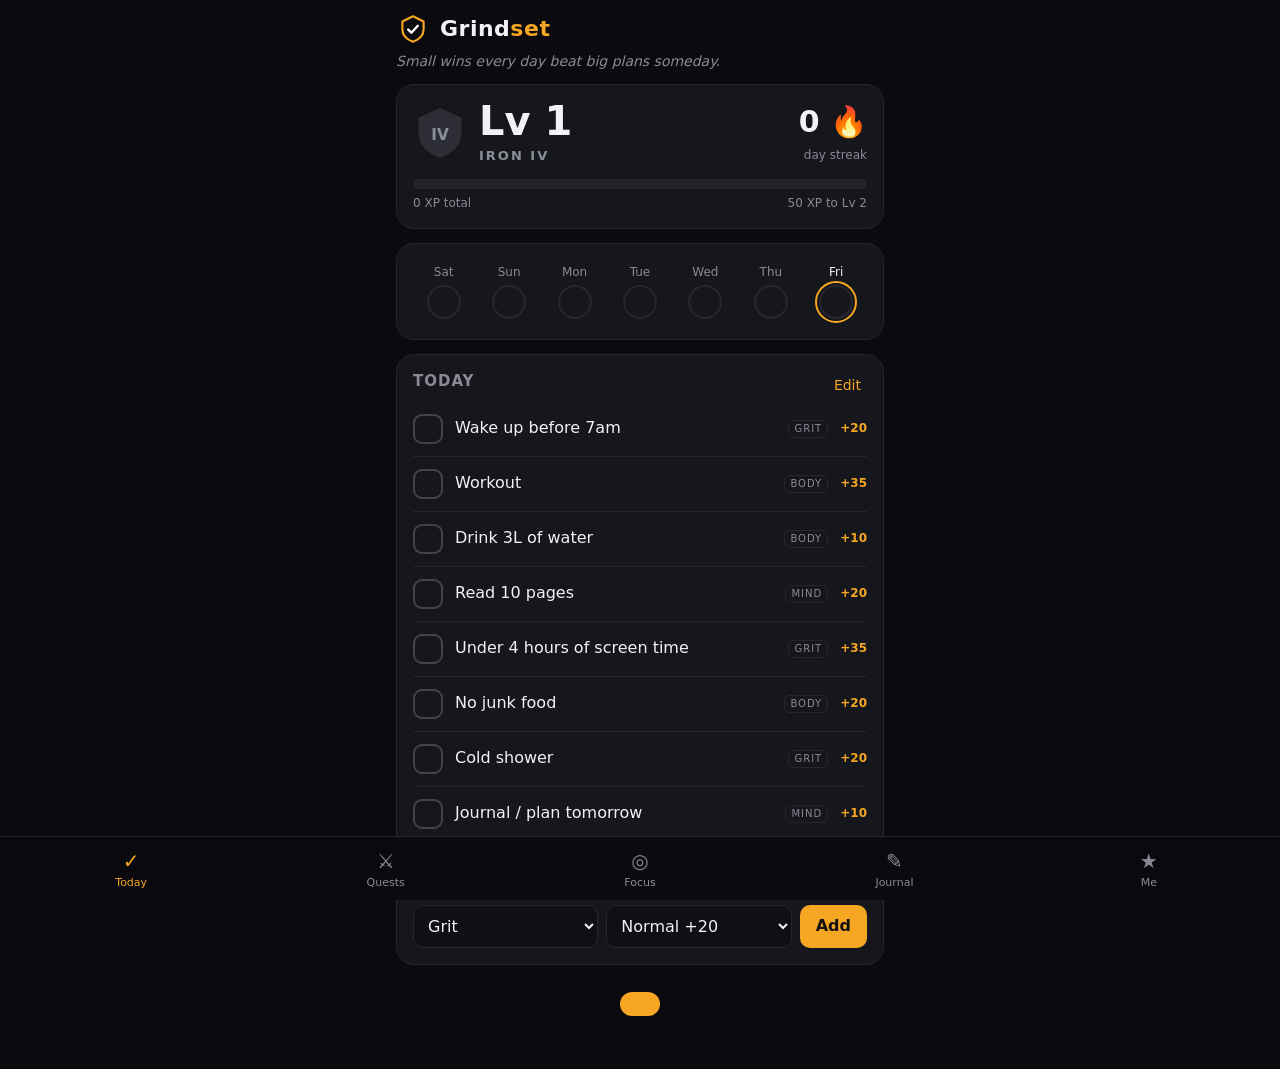
<file: app/grindset/index.html>
<!doctype html>
<html lang="en">
<head>
<meta charset="utf-8">
<meta name="viewport" content="width=device-width, initial-scale=1, viewport-fit=cover">
<meta name="theme-color" content="#0b0b0f">
<meta name="apple-mobile-web-app-capable" content="yes">
<meta name="apple-mobile-web-app-status-bar-style" content="black-translucent">
<meta name="apple-mobile-web-app-title" content="Grindset">
<title>Grindset</title>
<link rel="manifest" href="manifest.webmanifest">
<link rel="icon" href="icon.svg">
<link rel="apple-touch-icon" href="icon.png">
<style>
:root { --bg:#0b0b0f; --card:#16161d; --line:#26262f; --text:#f2f2f5; --dim:#8a8a96; --gold:#f5a623; --good:#3ddc84; }
* { box-sizing:border-box; -webkit-tap-highlight-color:transparent; }
body { margin:0; background:var(--bg); color:var(--text); font:16px/1.4 -apple-system, system-ui, sans-serif;
  padding:calc(env(safe-area-inset-top) + 12px) 16px calc(env(safe-area-inset-bottom) + 90px); max-width:520px; margin-inline:auto; }
header { display:flex; align-items:center; gap:10px; margin-bottom:6px; }
header h1 { font-size:22px; margin:0; letter-spacing:.5px; flex:1; }
header h1 span { color:var(--gold); }
.line { color:var(--dim); font-style:italic; font-size:14px; margin:0 0 12px; }
.card { background:var(--card); border:1px solid var(--line); border-radius:18px; padding:16px; margin-bottom:14px; }
.hero { display:flex; justify-content:space-between; align-items:center; gap:12px; }
.badge { width:54px; height:54px; flex:none; }
.lvl { font-size:40px; font-weight:800; line-height:1; }
.rank { font-weight:700; letter-spacing:2px; text-transform:uppercase; font-size:13px; margin-top:6px; }
.streak { text-align:right; margin-left:auto; }
.streak b { font-size:30px; display:block; }
.streak small, .sub { color:var(--dim); font-size:12px; }
.bar { height:10px; background:#24242c; border-radius:6px; margin:14px 0 6px; overflow:hidden; }
.bar i { display:block; height:100%; background:var(--gold); border-radius:6px; transition:width .4s; }
.row { display:flex; justify-content:space-between; align-items:center; gap:8px; }
.week { display:flex; justify-content:space-between; gap:4px; }
.week button { flex:1; background:none; border:0; color:var(--dim); font:inherit; font-size:12px; padding:4px 0; }
.week .dot { width:34px; height:34px; margin:4px auto 0; border-radius:50%; border:2px solid var(--line); display:grid; place-items:center; color:var(--bg); font-weight:800; }
.week .full .dot { background:var(--good); border-color:var(--good); }
.week .part .dot { border-color:var(--good); color:var(--good); }
.week .sel { color:var(--text); }
.week .sel .dot { outline:2px solid var(--gold); outline-offset:2px; }
h2 { font-size:15px; margin:0 0 10px; color:var(--dim); font-weight:600; text-transform:uppercase; letter-spacing:1px; }
.habit { display:flex; align-items:center; gap:12px; padding:12px 0; border-top:1px solid var(--line); }
.habit:first-of-type { border-top:0; }
.check { width:30px; height:30px; flex:none; border-radius:9px; border:2px solid #444; background:none; color:var(--bg); font-weight:900; font-size:18px; }
.on .check { background:var(--good); border-color:var(--good); }
.on .name { color:var(--dim); text-decoration:line-through; }
.name { flex:1; }
.xp { font-size:12px; color:var(--gold); font-weight:700; white-space:nowrap; }
.tag { font-size:10px; text-transform:uppercase; letter-spacing:1px; color:var(--dim); border:1px solid var(--line); border-radius:6px; padding:1px 5px; }
.del { background:none; border:0; color:#ff5d5d; font-size:20px; display:none; padding:0 4px; }
.editing .del { display:block; }
form { display:flex; flex-wrap:wrap; gap:8px; margin-top:12px; }
form input { flex-basis:100%; }
form select { flex:1; }
input, select, textarea { background:#0f0f14; color:var(--text); border:1px solid var(--line); border-radius:10px; padding:10px; font:inherit; min-width:0; }
textarea { width:100%; min-height:160px; resize:vertical; }
.btn { background:var(--gold); color:#111; border:0; border-radius:10px; padding:10px 16px; font:inherit; font-weight:700; }
.btn.ghost { background:none; color:var(--gold); border:1px solid var(--gold); }
.btn:disabled { opacity:.4; }
.link { background:none; border:0; color:var(--gold); font:inherit; font-size:14px; }
.stats3 { display:grid; grid-template-columns:repeat(3,1fr); text-align:center; gap:8px; }
.stats3 b { display:block; font-size:22px; }
.quest { font-size:18px; font-weight:600; margin:4px 0 12px; }
.statrow { margin:10px 0; }
.statrow .bar { margin:6px 0 0; height:8px; }
.ladder div { display:flex; justify-content:space-between; padding:6px 0; color:var(--dim); border-top:1px solid var(--line); font-size:14px; }
.ladder .me { color:var(--text); font-weight:700; }
.swatches { display:flex; gap:10px; }
.swatches button { width:34px; height:34px; border-radius:50%; border:3px solid transparent; }
.swatches .sel { border-color:#fff; }
.timer { font-size:64px; font-weight:800; text-align:center; font-variant-numeric:tabular-nums; margin:8px 0; }
.chips { display:flex; gap:8px; justify-content:center; margin-bottom:12px; }
.chips button { background:#0f0f14; color:var(--text); border:1px solid var(--line); border-radius:20px; padding:6px 14px; font:inherit; }
.chips .sel { border-color:var(--gold); color:var(--gold); }
.center { text-align:center; }
.breath { width:160px; height:160px; margin:10px auto; border-radius:50%; background:radial-gradient(circle, var(--gold) 0%, transparent 70%); opacity:.35; transform:scale(.6); transition:transform 4s linear, opacity 4s linear; }
.breath.big { transform:scale(1); opacity:.9; }
nav { position:fixed; left:0; right:0; bottom:0; display:flex; background:rgba(11,11,15,.95); border-top:1px solid var(--line); padding:6px 4px calc(env(safe-area-inset-bottom) + 6px); backdrop-filter:blur(10px); }
nav button { flex:1; background:none; border:0; color:var(--dim); font:inherit; font-size:11px; padding:4px 0; }
nav button b { display:block; font-size:20px; font-weight:400; }
nav .sel { color:var(--gold); }
.tab[hidden] { display:none; }
#toast { position:fixed; left:50%; bottom:calc(env(safe-area-inset-bottom) + 84px); transform:translateX(-50%) translateY(200px); background:var(--gold); color:#111; font-weight:800; padding:12px 20px; border-radius:14px; transition:transform .3s; white-space:nowrap; z-index:5; }
#toast.show { transform:translateX(-50%); }
.empty { color:var(--dim); text-align:center; padding:10px 0; }
</style>
</head>
<body>
<header>
  <img src="icon.svg" alt="" width="34" height="34">
  <h1>Grind<span>set</span></h1>
</header>
<p class="line" id="line"></p>

<!-- TODAY -->
<div class="tab" id="tab-today">
  <section class="card">
    <div class="hero">
      <svg class="badge" id="badge" viewBox="0 0 64 64"><path d="M32 4 56 15v16c0 14-10 24-24 29C18 55 8 45 8 31V15z" fill="currentColor" opacity=".2" stroke="currentColor" stroke-width="3"/><text id="badgeTxt" x="32" y="40" text-anchor="middle" font-size="18" font-weight="800" fill="currentColor"></text></svg>
      <div><div class="lvl" id="lvl">Lv 1</div><div class="rank" id="rank">Iron IV</div></div>
      <div class="streak"><b id="streak">0 🔥</b><small>day streak</small></div>
    </div>
    <div class="bar"><i id="bar" style="width:0"></i></div>
    <div class="row sub"><span id="xpTotal">0 XP</span><span id="xpNext"></span></div>
  </section>
  <section class="card"><div class="week" id="week"></div></section>
  <section class="card" id="list">
    <div class="row"><h2 id="dayTitle">Today</h2><button class="link" id="editBtn">Edit</button></div>
    <div id="habits"></div>
    <form id="add">
      <input id="newName" placeholder="New habit (e.g. Read 10 pages)" maxlength="60" autocomplete="off">
      <select id="newCat" aria-label="Stat"><option value="body">Body</option><option value="mind">Mind</option><option value="social">Social</option><option value="grit" selected>Grit</option></select>
      <select id="newXp" aria-label="Difficulty"><option value="10">Easy +10</option><option value="20" selected>Normal +20</option><option value="35">Hard +35</option></select>
      <button class="btn" aria-label="Add habit">Add</button>
    </form>
  </section>
</div>

<!-- QUESTS -->
<div class="tab" id="tab-quests" hidden>
  <section class="card">
    <h2>Today's challenge</h2>
    <div class="quest" id="dq"></div>
    <div class="row"><span class="xp" id="dqXp"></span><button class="btn" id="dqBtn">Done</button></div>
  </section>
  <section class="card">
    <h2>This week's challenge</h2>
    <div class="quest" id="wq"></div>
    <div class="row"><span class="xp" id="wqXp"></span><button class="btn" id="wqBtn">Done</button></div>
    <p class="sub" id="wqLeft"></p>
  </section>
  <section class="card">
    <h2>Goals</h2>
    <div id="goals"></div>
    <form id="addGoal"><input id="goalText" placeholder="Big goal (e.g. Lose 15 lbs, save $1,000)" maxlength="80" autocomplete="off"><button class="btn">Add goal</button></form>
    <p class="sub">Finishing a goal gives +100 XP.</p>
  </section>
</div>

<!-- FOCUS -->
<div class="tab" id="tab-focus" hidden>
  <section class="card center">
    <h2>Focus timer</h2>
    <div class="chips" id="mins"></div>
    <div class="timer" id="timer">25:00</div>
    <button class="btn" id="focusBtn">Start</button>
    <p class="sub">Put the phone down. Finish a session for 1 XP per minute.</p>
  </section>
  <section class="card center">
    <h2>Breathing</h2>
    <div class="breath" id="breath"></div>
    <div class="quest" id="breathTxt">Box breathing: 4 rounds, about 1 minute</div>
    <button class="btn" id="breathBtn">Start</button>
    <p class="sub">+10 XP once a day.</p>
  </section>
</div>

<!-- JOURNAL -->
<div class="tab" id="tab-journal" hidden>
  <section class="card">
    <div class="row"><h2 id="jDate">Today</h2><span class="sub" id="jSaved"></span></div>
    <p class="quest" id="prompt"></p>
    <textarea id="journal" placeholder="Write it out..."></textarea>
    <p class="sub">Writing 20+ words gives +15 XP once a day.</p>
  </section>
  <section class="card"><h2>Past entries</h2><div id="past"></div></section>
</div>

<!-- ME -->
<div class="tab" id="tab-me" hidden>
  <section class="card"><h2>Stats</h2><div id="stats"></div></section>
  <section class="card stats3">
    <div><b id="best">0</b><span class="sub">best streak</span></div>
    <div><b id="perfect">0</b><span class="sub">perfect days</span></div>
    <div><b id="checks">0</b><span class="sub">habits done</span></div>
  </section>
  <section class="card"><h2>Ranks</h2><div class="ladder" id="ladder"></div></section>
  <section class="card">
    <h2>Settings</h2>
    <div class="row"><span>Color</span><div class="swatches" id="swatches"></div></div>
    <div class="row" style="margin-top:14px"><span>Sounds</span><button class="btn ghost" id="soundBtn"></button></div>
    <div class="row" style="margin-top:14px"><span>Backup</span><span><button class="btn ghost" id="exportBtn">Save</button> <button class="btn ghost" id="importBtn">Load</button></span></div>
    <input type="file" id="importFile" accept="application/json,.json" hidden>
    <p class="sub">Everything is saved on this phone only. Use Save now and then so you don't lose progress. To install: Share → Add to Home Screen.</p>
  </section>
</div>

<nav id="nav">
  <button data-tab="today" class="sel"><b>✓</b>Today</button>
  <button data-tab="quests"><b>⚔</b>Quests</button>
  <button data-tab="focus"><b>◎</b>Focus</button>
  <button data-tab="journal"><b>✎</b>Journal</button>
  <button data-tab="me"><b>★</b>Me</button>
</nav>
<div id="toast"></div>
<script type="module" src="app.js"></script>
</body>
</html>
</file>
